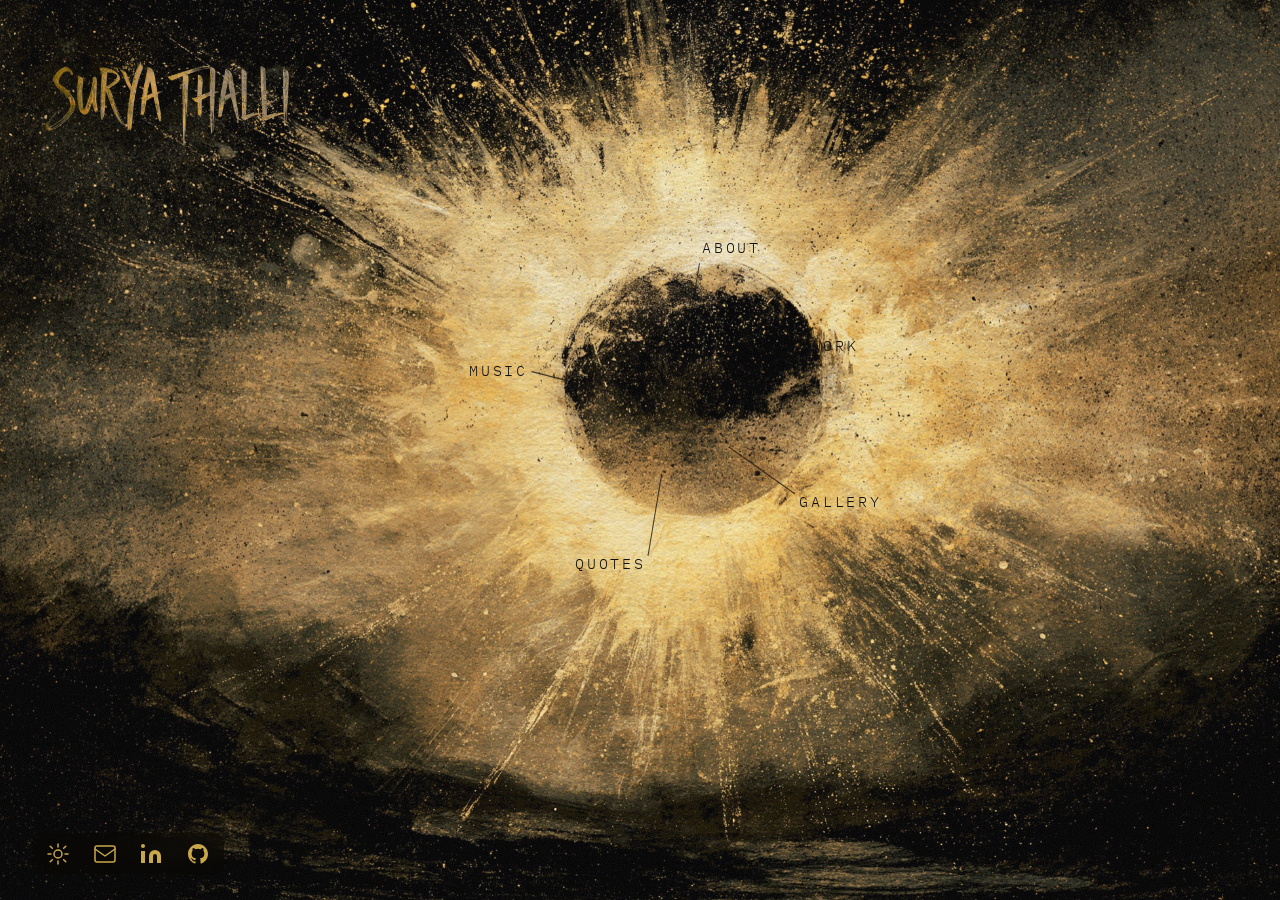
<file: index.html>
<!DOCTYPE html>
<html lang="en">
<head>
  <meta charset="UTF-8">
  <meta name="viewport" content="width=device-width, initial-scale=1.0">
  <meta name="description" content="Surya Thalli — product designer">
  <title>Surya Thalli</title>
  <link rel="icon" href="favicon.svg" type="image/svg+xml">
  <meta property="og:type"        content="website">
  <meta property="og:title"       content="Surya Thalli">
  <meta property="og:description" content="Analyst, musician, photographer.">
  <meta property="og:image"       content="sun.jpg"><!-- replace with absolute URL on deploy e.g. https://yourdomain.com/sun.jpg -->
  <meta name="twitter:card"       content="summary_large_image">

  <!-- Google Fonts -->
  <link rel="preconnect" href="https://fonts.googleapis.com">
  <link rel="preconnect" href="https://fonts.gstatic.com" crossorigin>
  <link href="https://fonts.googleapis.com/css2?family=Cormorant+Garamond:wght@300;400&family=IBM+Plex+Mono:wght@300&display=swap" rel="stylesheet">

  <link rel="stylesheet" href="style.css">
</head>
<body>

  <main class="hero">

    <!-- Background image in its own div so we can animate it independently -->
    <div class="hero-bg"></div>

    <!--
      Ray navigation — SVG overlay that covers the full viewport.

      Coordinate system: viewBox is centered at (0,0), which maps to
      the middle of the screen (and the middle of the sun image).
      Each ray is an <a> tag containing:
        - a <line> from near the orb outward along a ray
        - a <text> label at the far end

      Angles (degrees from 12 o'clock, clockwise):
        About   ~  20°  upper-right
        Work    ~  75°  right
        Gallery ~ 135°  lower-right
        Quotes  ~ 200°  lower-left
        Music   ~ 295°  upper-left

      These are deliberately uneven — not a pie chart.
    -->
    <svg class="ray-nav"
         viewBox="-525 -303 1000 666"
         preserveAspectRatio="xMidYMid slice"
         role="navigation"
         aria-label="Site navigation">

      <!-- About — upper right -->
      <a href="about.html" class="ray-link">
        <line x1="9"   y1="-48"  x2="19"  y2="-108"/>
        <text x="21"  y="-116" font-size="11" letter-spacing="2">ABOUT</text>
      </a>

      <!-- Work — right -->
      <a href="work.html" class="ray-link">
        <line x1="45"  y1="-21"  x2="98"  y2="-47"/>
        <text x="102" y="-43"  font-size="11" letter-spacing="2">WORK</text>
      </a>

      <!-- Gallery — lower right -->
      <a href="gallery.html" class="ray-link">
        <line x1="41"  y1="28"   x2="89"  y2="62"/>
        <text x="93"  y="72"   font-size="11" letter-spacing="2">GALLERY</text>
      </a>

      <!-- Quotes — lower left -->
      <a href="quotes.html" class="ray-link">
        <line x1="-9"  y1="48"   x2="-19" y2="108"/>
        <text x="-21" y="118"  font-size="11" letter-spacing="2" text-anchor="end">QUOTES</text>
      </a>

      <!-- Music — upper left -->
      <a href="music.html" class="ray-link">
        <line x1="-47" y1="-13"  x2="-105" y2="-28"/>
        <text x="-108" y="-25" font-size="11" letter-spacing="2" text-anchor="end">MUSIC</text>
      </a>

    </svg>

    <!-- Name — painted image, top left, links back to home -->
    <div class="name-core">
      <a href="index.html">
        <img src="name_transparent.png" alt="Surya Thalli" class="name-img">
      </a>
    </div>

  </main>

  <!--
    Mobile nav — hidden on desktop, shown on small/touch screens.
    The radial SVG concept is desktop-only; this replaces it simply.
  -->
  <nav class="mobile-nav" aria-label="Site navigation">
    <a href="about.html">About</a>
    <a href="work.html">Work</a>
    <a href="gallery.html">Gallery</a>
    <a href="quotes.html">Quotes</a>
    <a href="music.html">Music</a>
  </nav>

  <footer class="contact-bar">
    <a href="index.html" aria-label="Home">
      <svg viewBox="0 0 24 24" fill="none" stroke="currentColor" stroke-width="1.5" stroke-linecap="round"><circle cx="12" cy="12" r="4"/><line x1="12" y1="2" x2="12" y2="5"/><line x1="12" y1="19" x2="12" y2="22"/><line x1="4.22" y1="4.22" x2="6.34" y2="6.34"/><line x1="17.66" y1="17.66" x2="19.78" y2="19.78"/><line x1="2" y1="12" x2="5" y2="12"/><line x1="19" y1="12" x2="22" y2="12"/><line x1="4.22" y1="19.78" x2="6.34" y2="17.66"/><line x1="17.66" y1="6.34" x2="19.78" y2="4.22"/></svg>
    </a>
    <a href="mailto:suryathalli@gmail.com" aria-label="Contact">
      <svg viewBox="0 0 24 24" fill="none" stroke="currentColor" stroke-width="1.5" stroke-linecap="round" stroke-linejoin="round"><rect x="2" y="4" width="20" height="16" rx="2"/><path d="m2 7 10 7 10-7"/></svg>
    </a>
    <a href="https://linkedin.com/in/sthalli/?skipRedirect=true" target="_blank" rel="noopener" aria-label="LinkedIn">
      <svg viewBox="0 0 24 24" fill="currentColor"><path d="M16 8a6 6 0 0 1 6 6v7h-4v-7a2 2 0 0 0-4 0v7h-4v-7a6 6 0 0 1 6-6z"/><rect x="2" y="9" width="4" height="12"/><circle cx="4" cy="4" r="2"/></svg>
    </a>
    <a href="https://github.com/sunnny-21" target="_blank" rel="noopener" aria-label="GitHub">
      <svg viewBox="0 0 24 24" fill="currentColor"><path d="M12 2C6.477 2 2 6.477 2 12c0 4.42 2.865 8.17 6.839 9.49.5.092.682-.217.682-.482 0-.237-.008-.866-.013-1.7-2.782.604-3.369-1.34-3.369-1.34-.454-1.156-1.11-1.464-1.11-1.464-.908-.62.069-.608.069-.608 1.003.07 1.531 1.03 1.531 1.03.892 1.529 2.341 1.087 2.91.832.092-.647.35-1.088.636-1.338-2.22-.253-4.555-1.11-4.555-4.943 0-1.091.39-1.984 1.029-2.683-.103-.253-.446-1.27.098-2.647 0 0 .84-.269 2.75 1.025A9.578 9.578 0 0 1 12 6.836a9.59 9.59 0 0 1 2.504.337c1.909-1.294 2.747-1.025 2.747-1.025.546 1.377.202 2.394.1 2.647.64.699 1.028 1.592 1.028 2.683 0 3.842-2.339 4.687-4.566 4.935.359.309.678.919.678 1.852 0 1.336-.012 2.415-.012 2.741 0 .267.18.578.688.48C19.138 20.167 22 16.418 22 12c0-5.523-4.477-10-10-10z"/></svg>
    </a>
  </footer>

  <script src="transitions.js"></script>
</body>
</html>
</file>
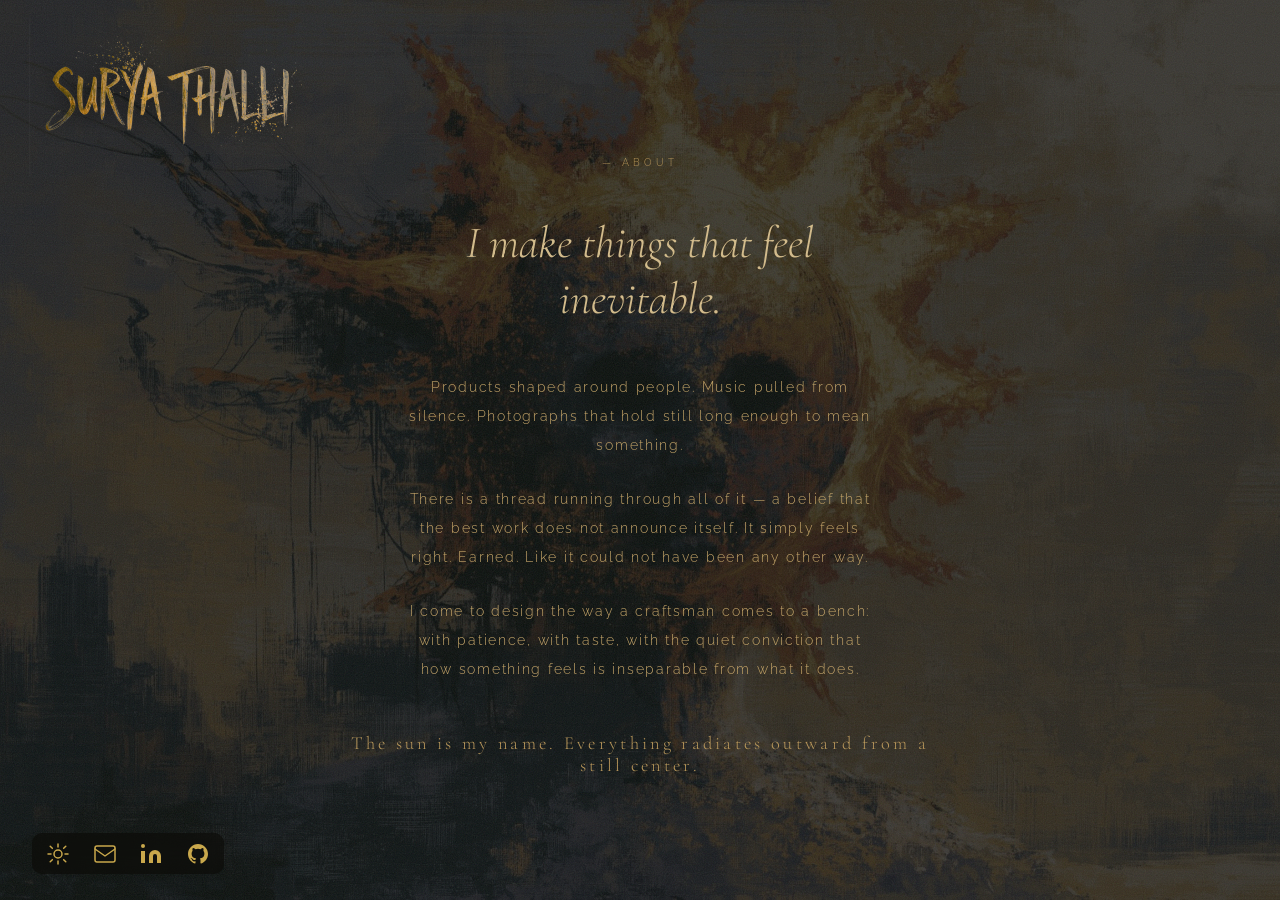
<file: about.html>
<!DOCTYPE html>
<html lang="en">
<head>
  <meta charset="UTF-8">
  <meta name="viewport" content="width=device-width, initial-scale=1.0">
  <title>About — Surya Thalli</title>
  <meta name="description" content="About Surya Thalli — product designer, musician, and photographer.">
  <link rel="icon" href="favicon.svg" type="image/svg+xml">
  <meta property="og:type"        content="website">
  <meta property="og:title"       content="About — Surya Thalli">
  <meta property="og:description" content="About Surya Thalli — analyst, musician, photographer.">
  <meta property="og:image"       content="sun.jpg"><!-- replace with absolute URL on deploy -->
  <meta name="twitter:card"       content="summary_large_image">
  <link rel="preconnect" href="https://fonts.googleapis.com">
  <link rel="preconnect" href="https://fonts.gstatic.com" crossorigin>
  <link href="https://fonts.googleapis.com/css2?family=Raleway:wght@300;400&family=Cormorant+Garamond:ital,wght@0,300;1,300&display=swap" rel="stylesheet">
  <link rel="stylesheet" href="pages.css">
  <style>
    /* aboutme.jpg — bright blue/orange sun. Heavy overlay to pull it into the dark palette. */
    :root {
      --bg-image: url('aboutme.jpg');
      --overlay: 0.78;
    }

    .about {
      position: relative;
      z-index: 5;
      display: flex;
      flex-direction: column;
      justify-content: center;
      align-items: center;
      text-align: center;
      min-height: 100vh;
      padding: 8rem 10vw 6rem;
      max-width: 860px;
      margin: 0 auto;
    }

    .about-label {
      font-family: var(--font-arch);
      font-weight: 300;
      font-size: 0.65rem;
      letter-spacing: 0.38em;
      text-transform: uppercase;
      color: #b89556;
      margin-bottom: 3rem;
    }

    .about-lead {
      font-family: 'Cormorant Garamond', serif;
      font-weight: 300;
      font-style: italic;
      font-size: clamp(1.6rem, 3.5vw, 2.8rem);
      color: #d4bc8a;
      line-height: 1.25;
      margin-bottom: 2.8rem;
      max-width: 26ch;
    }

    .about-body {
      display: flex;
      flex-direction: column;
      gap: 1.6rem;
    }

    .about-body p {
      font-family: var(--font-arch);
      font-weight: 300;
      font-size: clamp(0.75rem, 1.2vw, 0.9rem);
      letter-spacing: 0.12em;
      line-height: 2;
      color: #c3a264;
      max-width: 52ch;
    }

    .about-close {
      font-family: 'Cormorant Garamond', serif;
      font-weight: 300;
      font-size: clamp(0.9rem, 1.5vw, 1.15rem);
      letter-spacing: 0.18em;
      color: #b89556;
      margin-top: 3rem;
    }

    @media (max-width: 767px) {
      .about-label  { font-weight: 400; font-size: 0.78rem; }
      .about-body p { font-weight: 400; font-size: 0.85rem; }
      .about-close  { font-weight: 400; }
      .about-lead   { font-size: clamp(1.4rem, 5vw, 2rem); }
    }
  </style>
</head>
<body>

  <div class="bg"></div>

  <a href="index.html" class="back-home" aria-label="Return home">
    <img src="name_transparent.png" alt="Surya Thalli">
  </a>

  <main class="about">

    <p class="about-label">— About</p>

    <h1 class="about-lead">
      I make things that feel inevitable.
    </h1>

    <div class="about-body">
      <p>
        Products shaped around people. Music pulled from silence.
        Photographs that hold still long enough to mean something.
      </p>
      <p>
        There is a thread running through all of it — a belief that
        the best work does not announce itself. It simply feels right.
        Earned. Like it could not have been any other way.
      </p>
      <p>
        I come to design the way a craftsman comes to a bench:
        with patience, with taste, with the quiet conviction
        that how something feels is inseparable from what it does.
      </p>
    </div>

    <p class="about-close">The sun is my name. Everything radiates outward from a still center.</p>

  </main>

  <footer class="contact-bar">
    <a href="index.html" aria-label="Home">
      <svg viewBox="0 0 24 24" fill="none" stroke="currentColor" stroke-width="1.5" stroke-linecap="round"><circle cx="12" cy="12" r="4"/><line x1="12" y1="2" x2="12" y2="5"/><line x1="12" y1="19" x2="12" y2="22"/><line x1="4.22" y1="4.22" x2="6.34" y2="6.34"/><line x1="17.66" y1="17.66" x2="19.78" y2="19.78"/><line x1="2" y1="12" x2="5" y2="12"/><line x1="19" y1="12" x2="22" y2="12"/><line x1="4.22" y1="19.78" x2="6.34" y2="17.66"/><line x1="17.66" y1="6.34" x2="19.78" y2="4.22"/></svg>
    </a>
    <a href="mailto:suryathalli@gmail.com" aria-label="Contact">
      <svg viewBox="0 0 24 24" fill="none" stroke="currentColor" stroke-width="1.5" stroke-linecap="round" stroke-linejoin="round"><rect x="2" y="4" width="20" height="16" rx="2"/><path d="m2 7 10 7 10-7"/></svg>
    </a>
    <a href="https://linkedin.com/in/sthalli/?skipRedirect=true" target="_blank" rel="noopener" aria-label="LinkedIn">
      <svg viewBox="0 0 24 24" fill="currentColor"><path d="M16 8a6 6 0 0 1 6 6v7h-4v-7a2 2 0 0 0-4 0v7h-4v-7a6 6 0 0 1 6-6z"/><rect x="2" y="9" width="4" height="12"/><circle cx="4" cy="4" r="2"/></svg>
    </a>
    <a href="https://github.com/sunnny-21" target="_blank" rel="noopener" aria-label="GitHub">
      <svg viewBox="0 0 24 24" fill="currentColor"><path d="M12 2C6.477 2 2 6.477 2 12c0 4.42 2.865 8.17 6.839 9.49.5.092.682-.217.682-.482 0-.237-.008-.866-.013-1.7-2.782.604-3.369-1.34-3.369-1.34-.454-1.156-1.11-1.464-1.11-1.464-.908-.62.069-.608.069-.608 1.003.07 1.531 1.03 1.531 1.03.892 1.529 2.341 1.087 2.91.832.092-.647.35-1.088.636-1.338-2.22-.253-4.555-1.11-4.555-4.943 0-1.091.39-1.984 1.029-2.683-.103-.253-.446-1.27.098-2.647 0 0 .84-.269 2.75 1.025A9.578 9.578 0 0 1 12 6.836a9.59 9.59 0 0 1 2.504.337c1.909-1.294 2.747-1.025 2.747-1.025.546 1.377.202 2.394.1 2.647.64.699 1.028 1.592 1.028 2.683 0 3.842-2.339 4.687-4.566 4.935.359.309.678.919.678 1.852 0 1.336-.012 2.415-.012 2.741 0 .267.18.578.688.48C19.138 20.167 22 16.418 22 12c0-5.523-4.477-10-10-10z"/></svg>
    </a>
  </footer>

  <script src="transitions.js"></script>
</body>
</html>
</file>
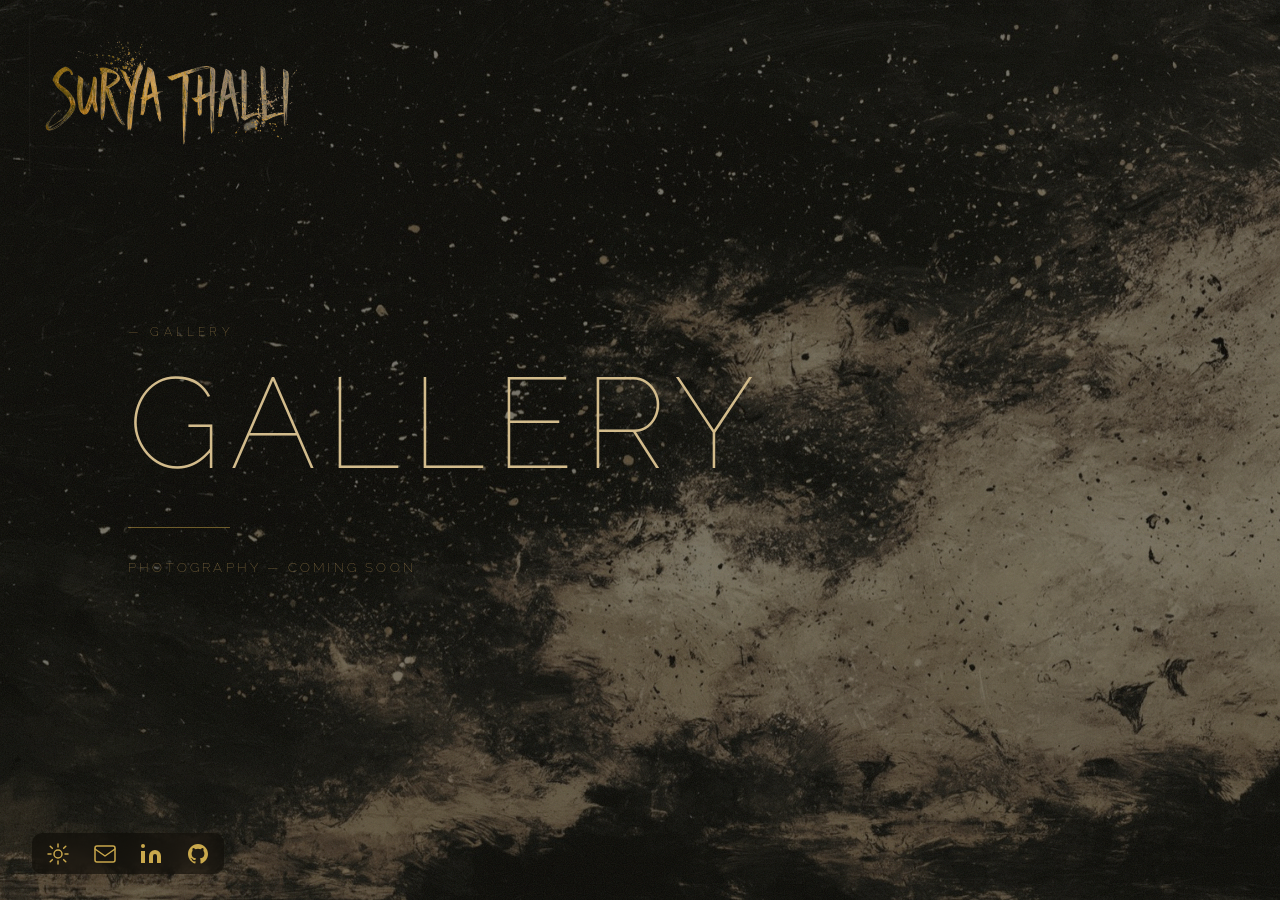
<file: gallery.html>
<!DOCTYPE html>
<html lang="en">
<head>
  <meta charset="UTF-8">
  <meta name="viewport" content="width=device-width, initial-scale=1.0">
  <title>Gallery — Surya Thalli</title>
  <meta name="description" content="Photography by Surya Thalli.">
  <link rel="icon" href="favicon.svg" type="image/svg+xml">
  <meta property="og:type"        content="website">
  <meta property="og:title"       content="Gallery — Surya Thalli">
  <meta property="og:description" content="Photography by Surya Thalli.">
  <meta property="og:image"       content="sun.jpg"><!-- replace with absolute URL on deploy -->
  <meta name="twitter:card"       content="summary_large_image">
  <link rel="preconnect" href="https://fonts.googleapis.com">
  <link rel="preconnect" href="https://fonts.gstatic.com" crossorigin>
  <link href="https://fonts.googleapis.com/css2?family=Raleway:wght@300;400&family=Cormorant+Garamond:wght@300&display=swap" rel="stylesheet">
  <link rel="stylesheet" href="pages.css">
  <style>
    /* background4 — dark textured monochrome with cream dust. Already very dark. */
    :root {
      --bg-image: url('background4.jpg');
      --overlay: 0.55;
    }
    .page-label { color: #b89556; }
    .page-title { color: #d4bc8a; }
    .page-note  { color: #b89556; }
  </style>
</head>
<body>

  <div class="bg"></div>

  <a href="index.html" class="back-home" aria-label="Return home">
    <img src="name_transparent.png" alt="Surya Thalli">
  </a>

  <main class="page">
    <p class="page-label">— Gallery</p>
    <h1 class="page-title">Gallery</h1>
    <div class="page-rule"></div>
    <p class="page-note">Photography — coming soon</p>
  </main>

  <footer class="contact-bar">
    <a href="index.html" aria-label="Home">
      <svg viewBox="0 0 24 24" fill="none" stroke="currentColor" stroke-width="1.5" stroke-linecap="round"><circle cx="12" cy="12" r="4"/><line x1="12" y1="2" x2="12" y2="5"/><line x1="12" y1="19" x2="12" y2="22"/><line x1="4.22" y1="4.22" x2="6.34" y2="6.34"/><line x1="17.66" y1="17.66" x2="19.78" y2="19.78"/><line x1="2" y1="12" x2="5" y2="12"/><line x1="19" y1="12" x2="22" y2="12"/><line x1="4.22" y1="19.78" x2="6.34" y2="17.66"/><line x1="17.66" y1="6.34" x2="19.78" y2="4.22"/></svg>
    </a>
    <a href="mailto:suryathalli@gmail.com" aria-label="Contact">
      <svg viewBox="0 0 24 24" fill="none" stroke="currentColor" stroke-width="1.5" stroke-linecap="round" stroke-linejoin="round"><rect x="2" y="4" width="20" height="16" rx="2"/><path d="m2 7 10 7 10-7"/></svg>
    </a>
    <a href="https://linkedin.com/in/sthalli/?skipRedirect=true" target="_blank" rel="noopener" aria-label="LinkedIn">
      <svg viewBox="0 0 24 24" fill="currentColor"><path d="M16 8a6 6 0 0 1 6 6v7h-4v-7a2 2 0 0 0-4 0v7h-4v-7a6 6 0 0 1 6-6z"/><rect x="2" y="9" width="4" height="12"/><circle cx="4" cy="4" r="2"/></svg>
    </a>
    <a href="https://github.com/sunnny-21" target="_blank" rel="noopener" aria-label="GitHub">
      <svg viewBox="0 0 24 24" fill="currentColor"><path d="M12 2C6.477 2 2 6.477 2 12c0 4.42 2.865 8.17 6.839 9.49.5.092.682-.217.682-.482 0-.237-.008-.866-.013-1.7-2.782.604-3.369-1.34-3.369-1.34-.454-1.156-1.11-1.464-1.11-1.464-.908-.62.069-.608.069-.608 1.003.07 1.531 1.03 1.531 1.03.892 1.529 2.341 1.087 2.91.832.092-.647.35-1.088.636-1.338-2.22-.253-4.555-1.11-4.555-4.943 0-1.091.39-1.984 1.029-2.683-.103-.253-.446-1.27.098-2.647 0 0 .84-.269 2.75 1.025A9.578 9.578 0 0 1 12 6.836a9.59 9.59 0 0 1 2.504.337c1.909-1.294 2.747-1.025 2.747-1.025.546 1.377.202 2.394.1 2.647.64.699 1.028 1.592 1.028 2.683 0 3.842-2.339 4.687-4.566 4.935.359.309.678.919.678 1.852 0 1.336-.012 2.415-.012 2.741 0 .267.18.578.688.48C19.138 20.167 22 16.418 22 12c0-5.523-4.477-10-10-10z"/></svg>
    </a>
  </footer>

  <script src="transitions.js"></script>
</body>
</html>
</file>
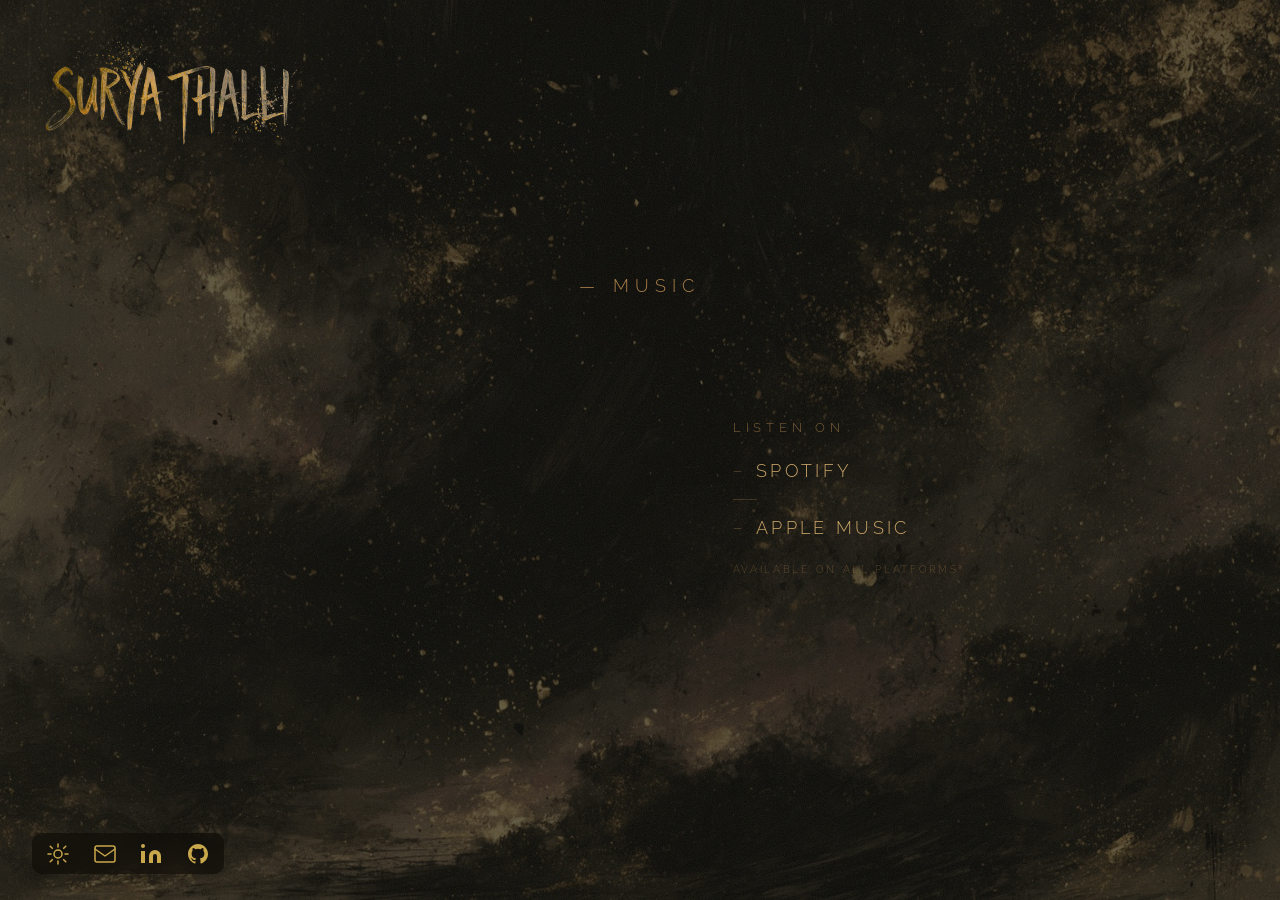
<file: music.html>
<!DOCTYPE html>
<html lang="en">
<head>
  <meta charset="UTF-8">
  <meta name="viewport" content="width=device-width, initial-scale=1.0">
  <title>Music — Surya Thalli</title>
  <meta name="description" content="Music made and loved by Surya Thalli.">
  <link rel="icon" href="favicon.svg" type="image/svg+xml">
  <meta property="og:type"        content="website">
  <meta property="og:title"       content="Music — Surya Thalli">
  <meta property="og:description" content="Music made and loved by Surya Thalli.">
  <meta property="og:image"       content="sun.jpg"><!-- replace with absolute URL on deploy -->
  <meta name="twitter:card"       content="summary_large_image">
  <link rel="preconnect" href="https://fonts.googleapis.com">
  <link rel="preconnect" href="https://fonts.gstatic.com" crossorigin>
  <link href="https://fonts.googleapis.com/css2?family=Raleway:wght@300;400&family=Cormorant+Garamond:ital,wght@1,300&display=swap" rel="stylesheet">
  <link rel="stylesheet" href="pages.css">
  <style>
    :root {
      --bg-image: url('background2.jpg');
      --overlay: 0.65;
    }

    .page {
      justify-content: center;
      align-items: center;
      padding-top: 7rem;
      padding-bottom: 4rem;
    }

    .page-label { color: #a87c45; font-size: 1.1rem; font-weight: 300; margin-bottom: 1.6rem; }

    /* Player + links side by side */
    .player-area {
      display: flex;
      align-items: center;
      gap: clamp(2rem, 4vw, 4rem);
    }

    .player-wrap {
      flex-shrink: 0;
      width: clamp(260px, 30vw, 360px);
    }

    /* Right column — streaming links */
    .player-links {
      display: flex;
      flex-direction: column;
      gap: 0.25rem;
    }

    .links-label {
      font-family: var(--font-arch);
      font-weight: 300;
      font-size: 0.8rem;
      letter-spacing: 0.38em;
      text-transform: uppercase;
      color: rgba(168, 124, 69, 0.7);
      margin-bottom: 1rem;
    }

    .player-links a {
      font-family: var(--font-arch);
      font-weight: 300;
      font-size: 1.15rem;
      letter-spacing: 0.18em;
      text-transform: uppercase;
      color: #c9a264;
      text-decoration: none;
      display: flex;
      align-items: center;
      gap: 0.7rem;
      padding: 0.35rem 0;
      transition: color 0.3s ease;
    }

    .player-links a::before {
      content: '—';
      font-size: 0.6rem;
      opacity: 0.55;
      flex-shrink: 0;
    }

    .player-links a:hover,
    .player-links a:focus {
      color: #e2c98a;
    }

    .links-rule {
      width: 24px;
      height: 1px;
      background: rgba(168, 124, 69, 0.3);
      margin: 0.5rem 0;
    }

    .links-note {
      font-family: var(--font-arch);
      font-weight: 300;
      font-size: 0.6rem;
      letter-spacing: 0.28em;
      text-transform: uppercase;
      color: rgba(168, 124, 69, 0.45);
      margin-top: 1rem;
    }

    /* Mobile: stack vertically */
    @media (max-width: 767px) {
      .player-area {
        flex-direction: column;
        align-items: flex-start;
        gap: 2rem;
      }

      .player-wrap {
        width: min(340px, 82vw);
      }
    }
  </style>
</head>
<body>

  <div class="bg"></div>

  <a href="index.html" class="back-home" aria-label="Return home">
    <img src="name_transparent.png" alt="Surya Thalli">
  </a>

  <main class="page">

    <p class="page-label">— Music</p>

    <div class="player-area">

      <div class="player-wrap">
        <iframe
          src="https://open.spotify.com/embed/artist/09hkLWqFhxpWqOJdRNXgor?utm_source=generator&theme=0"
          width="100%" height="352" frameborder="0"
          allow="autoplay; clipboard-write; encrypted-media; fullscreen; picture-in-picture"
          style="border-radius:10px; display:block;">
        </iframe>
      </div>

      <!-- Streaming links — to add more, duplicate an <a> + <div class="links-rule"> -->
      <nav class="player-links" aria-label="Streaming services">
        <p class="links-label">Listen on</p>
        <a href="https://open.spotify.com/artist/09hkLWqFhxpWqOJdRNXgor" target="_blank" rel="noopener">Spotify</a>
        <div class="links-rule"></div>
        <a href="https://music.apple.com/us/artist/surya-thalli/1672905523" target="_blank" rel="noopener">Apple Music</a>
        <p class="links-note">Available on all platforms</p>
      </nav>

    </div>

  </main>

  <footer class="contact-bar">
    <a href="index.html" aria-label="Home">
      <svg viewBox="0 0 24 24" fill="none" stroke="currentColor" stroke-width="1.5" stroke-linecap="round"><circle cx="12" cy="12" r="4"/><line x1="12" y1="2" x2="12" y2="5"/><line x1="12" y1="19" x2="12" y2="22"/><line x1="4.22" y1="4.22" x2="6.34" y2="6.34"/><line x1="17.66" y1="17.66" x2="19.78" y2="19.78"/><line x1="2" y1="12" x2="5" y2="12"/><line x1="19" y1="12" x2="22" y2="12"/><line x1="4.22" y1="19.78" x2="6.34" y2="17.66"/><line x1="17.66" y1="6.34" x2="19.78" y2="4.22"/></svg>
    </a>
    <a href="mailto:suryathalli@gmail.com" aria-label="Contact">
      <svg viewBox="0 0 24 24" fill="none" stroke="currentColor" stroke-width="1.5" stroke-linecap="round" stroke-linejoin="round"><rect x="2" y="4" width="20" height="16" rx="2"/><path d="m2 7 10 7 10-7"/></svg>
    </a>
    <a href="https://linkedin.com/in/sthalli/?skipRedirect=true" target="_blank" rel="noopener" aria-label="LinkedIn">
      <svg viewBox="0 0 24 24" fill="currentColor"><path d="M16 8a6 6 0 0 1 6 6v7h-4v-7a2 2 0 0 0-4 0v7h-4v-7a6 6 0 0 1 6-6z"/><rect x="2" y="9" width="4" height="12"/><circle cx="4" cy="4" r="2"/></svg>
    </a>
    <a href="https://github.com/sunnny-21" target="_blank" rel="noopener" aria-label="GitHub">
      <svg viewBox="0 0 24 24" fill="currentColor"><path d="M12 2C6.477 2 2 6.477 2 12c0 4.42 2.865 8.17 6.839 9.49.5.092.682-.217.682-.482 0-.237-.008-.866-.013-1.7-2.782.604-3.369-1.34-3.369-1.34-.454-1.156-1.11-1.464-1.11-1.464-.908-.62.069-.608.069-.608 1.003.07 1.531 1.03 1.531 1.03.892 1.529 2.341 1.087 2.91.832.092-.647.35-1.088.636-1.338-2.22-.253-4.555-1.11-4.555-4.943 0-1.091.39-1.984 1.029-2.683-.103-.253-.446-1.27.098-2.647 0 0 .84-.269 2.75 1.025A9.578 9.578 0 0 1 12 6.836a9.59 9.59 0 0 1 2.504.337c1.909-1.294 2.747-1.025 2.747-1.025.546 1.377.202 2.394.1 2.647.64.699 1.028 1.592 1.028 2.683 0 3.842-2.339 4.687-4.566 4.935.359.309.678.919.678 1.852 0 1.336-.012 2.415-.012 2.741 0 .267.18.578.688.48C19.138 20.167 22 16.418 22 12c0-5.523-4.477-10-10-10z"/></svg>
    </a>
  </footer>

  <script src="transitions.js"></script>
</body>
</html>
</file>
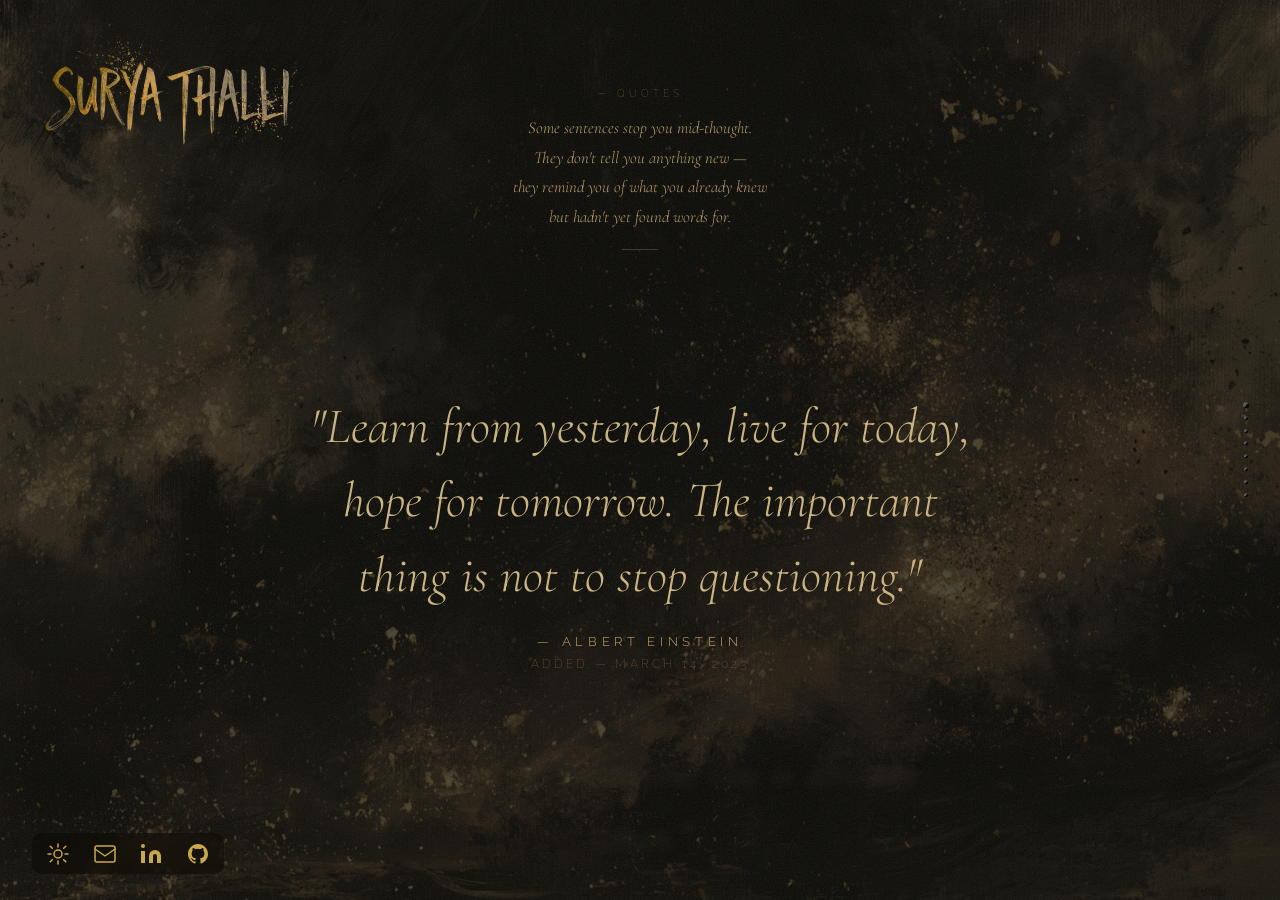
<file: quotes.html>
<!DOCTYPE html>
<html lang="en">
<head>
  <meta charset="UTF-8">
  <meta name="viewport" content="width=device-width, initial-scale=1.0">
  <title>Quotes — Surya Thalli</title>
  <meta name="description" content="A collection of quotes that stayed with Surya Thalli.">
  <link rel="icon" href="favicon.svg" type="image/svg+xml">
  <meta property="og:type"        content="website">
  <meta property="og:title"       content="Quotes — Surya Thalli">
  <meta property="og:description" content="A collection of quotes that stayed with Surya Thalli.">
  <meta property="og:image"       content="sun.jpg"><!-- replace with absolute URL on deploy -->
  <meta name="twitter:card"       content="summary_large_image">
  <link rel="preconnect" href="https://fonts.googleapis.com">
  <link rel="preconnect" href="https://fonts.gstatic.com" crossorigin>
  <link href="https://fonts.googleapis.com/css2?family=Raleway:wght@300;400&family=Cormorant+Garamond:ital,wght@0,300;1,300&display=swap" rel="stylesheet">
  <link rel="stylesheet" href="pages.css">
  <style>
    :root {
      --bg-image: url('background1.jpg');
      --overlay: 0.75;
    }

    html, body {
      overflow: hidden;
      height: 100%;
    }

    /* Static intro — pinned top, above the wheel */
    .quotes-intro {
      position: fixed;
      top: 0;
      left: 0;
      right: 0;
      z-index: 10;
      padding: 5.5rem 10vw 1.8rem;
      display: flex;
      flex-direction: column;
      align-items: center;
      text-align: center;
      gap: 0.9rem;
      pointer-events: none;
    }

    .intro-label {
      font-family: var(--font-arch);
      font-weight: 100;
      font-size: 0.6rem;
      letter-spacing: 0.42em;
      text-transform: uppercase;
      color: #a87c45;
    }

    .intro-text {
      font-family: 'Cormorant Garamond', serif;
      font-weight: 300;
      font-style: italic;
      font-size: clamp(0.85rem, 1.6vw, 1.05rem);
      color: #b89a6a;
      line-height: 1.75;
    }

    .intro-rule {
      width: 36px;
      height: 1px;
      background: rgba(168, 124, 69, 0.35);
      margin-top: 0.2rem;
    }

    /* Wheel container — sits below the intro */
    .wheel {
      position: fixed;
      top: 0;
      bottom: 0;
      left: 0;
      right: 0;
      z-index: 5;
      display: flex;
      align-items: center;
      justify-content: center;
      overflow: hidden;
      /* Push the center point down slightly to account for intro header */
      padding-top: 10rem;
    }

    /* Track holds all items, centered in the wheel.
       Must have an explicit height so flexbox knows where to center it. */
    .wheel-track {
      position: relative;
      width: 100%;
      height: 240px;
      display: flex;
      flex-direction: column;
      align-items: center;
    }

    /* Each quote item — fixed height so spacing is always consistent */
    .quote-item {
      position: absolute;
      width: min(680px, 82vw);
      height: 240px;
      display: flex;
      flex-direction: column;
      align-items: center;
      justify-content: center;
      text-align: center;
      transition:
        transform 0.55s cubic-bezier(0.16, 1, 0.3, 1),
        opacity   0.55s ease,
        filter    0.55s ease;
      will-change: transform, opacity, filter;
      cursor: default;
      user-select: none;
    }


    /* Quote text — large when active */
    .quote-text {
      font-family: 'Cormorant Garamond', serif;
      font-weight: 300;
      font-style: italic;
      font-size: clamp(1.75rem, 4.2vw, 3.1rem);
      color: #ccb47f;
      line-height: 1.5;
      margin-bottom: 1.4rem;
    }

    .quote-attr {
      font-family: var(--font-arch);
      font-weight: 300;
      font-size: 0.83rem;
      letter-spacing: 0.35em;
      text-transform: uppercase;
      color: #c9a264;
      margin-bottom: 0.5rem;
    }

    .quote-date {
      font-family: var(--font-arch);
      font-weight: 100;
      font-size: 0.72rem;
      letter-spacing: 0.28em;
      text-transform: uppercase;
      color: rgba(201, 162, 100, 0.7);
    }

    /* Nav dots — right edge */
    .wheel-dots {
      position: fixed;
      right: 2rem;
      top: 50%;
      transform: translateY(-50%);
      z-index: 20;
      display: flex;
      flex-direction: column;
      gap: 0.55rem;
    }

    .dot {
      width: 4px;
      height: 4px;
      border-radius: 50%;
      background: rgba(168, 124, 69, 0.3);
      cursor: pointer;
      transition: background 0.3s ease, transform 0.3s ease;
    }

    .dot.active {
      background: #a87c45;
      transform: scale(1.5);
    }

    /* Scroll hint — fades out after first interaction */
    .scroll-hint {
      position: fixed;
      bottom: 5rem;
      left: 50%;
      transform: translateX(-50%);
      z-index: 20;
      font-family: var(--font-arch);
      font-weight: 100;
      font-size: 0.5rem;
      letter-spacing: 0.35em;
      text-transform: uppercase;
      color: rgba(168, 124, 69, 0.4);
      transition: opacity 0.6s ease;
    }

    .scroll-hint.hidden {
      opacity: 0;
      pointer-events: none;
    }

    /* Arrow blink */
    .scroll-hint span {
      display: block;
      text-align: center;
      animation: blink 2s ease-in-out infinite;
    }

    @keyframes blink {
      0%, 100% { opacity: 0.4; }
      50%       { opacity: 1; }
    }

    /* Respect the OS "reduce motion" setting */
    @media (prefers-reduced-motion: reduce) {
      .scroll-hint span { animation: none; }
      .quote-item { transition: opacity 0.2s ease; }
    }

    @media (max-width: 767px) {
      /* Push intro down so it clears the name image */
      .quotes-intro { padding-top: 8.5rem; }
      /* Boost font weights for readability */
      .intro-label  { font-weight: 400; }
      .intro-text   { font-weight: 400; font-size: 0.95rem; }
      .quote-text   { font-size: clamp(1.4rem, 5.5vw, 2.2rem); }
      .quote-attr   { font-weight: 400; }
      .quote-date   { font-weight: 400; }
    }
  </style>
</head>
<body>

  <div class="bg"></div>

  <a href="index.html" class="back-home" aria-label="Return home">
    <img src="name_transparent.png" alt="Surya Thalli">
  </a>

  <!-- Static intro header -->
  <div class="quotes-intro">
    <p class="intro-label">— Quotes</p>
    <p class="intro-text">
      Some sentences stop you mid-thought.<br>
      They don't tell you anything new —<br>
      they remind you of what you already knew<br>
      but hadn't yet found words for.
    </p>
    <div class="intro-rule"></div>
  </div>

  <!-- Dot navigation -->
  <nav class="wheel-dots" aria-label="Quote navigation" id="dots"></nav>

  <!-- Scroll hint -->
  <div class="scroll-hint" id="hint">
    <span>↓ scroll</span>
  </div>

  <!-- Wheel -->
  <div class="wheel" id="wheel">
    <div class="wheel-track" id="track">

      <!-- Quotes -->
      <div class="quote-item" data-index="1">
        <p class="quote-text">"Learn from yesterday, live for today, hope for tomorrow. The important thing is not to stop questioning."</p>
        <p class="quote-attr">— Albert Einstein</p>
        <p class="quote-date">Added — March 14, 2023</p>
      </div>

      <div class="quote-item" data-index="2">
        <p class="quote-text">"Be yourself; everyone else is already taken."</p>
        <p class="quote-attr">— Oscar Wilde</p>
        <p class="quote-date">Added — August 7, 2022</p>
      </div>

      <div class="quote-item" data-index="3">
        <p class="quote-text">"The two most important days in your life are the day you are born and the day you find out why."</p>
        <p class="quote-attr">— Mark Twain</p>
        <p class="quote-date">Added — November 22, 2024</p>
      </div>

      <div class="quote-item" data-index="4">
        <p class="quote-text">"If you can do what you do best and be happy, you are further along in life than most people."</p>
        <p class="quote-attr">— Leonardo DiCaprio</p>
        <p class="quote-date">Added — February 14, 2023</p>
      </div>

      <div class="quote-item" data-index="5">
        <p class="quote-text">"The more you know who you are, and what you want, the less you let things upset you."</p>
        <p class="quote-attr">— Bob Harris</p>
        <p class="quote-date">Added — September 9, 2025</p>
      </div>

      <div class="quote-item" data-index="6">
        <p class="quote-text">"Get busy living, or get busy dying."</p>
        <p class="quote-attr">— Andy Dufresne</p>
        <p class="quote-date">Added — October 31, 2022</p>
      </div>

      <div class="quote-item" data-index="7">
        <p class="quote-text">"What you are not changing, you are choosing."</p>
        <p class="quote-attr">— Laurie Buchanan</p>
        <p class="quote-date">Added — April 3, 2024</p>
      </div>

      <div class="quote-item" data-index="8">
        <p class="quote-text">"If your happiness depends on the actions of others, you're at the mercy of things you cannot control."</p>
        <p class="quote-attr">— Epictetus</p>
        <p class="quote-date">Added — January 17, 2026</p>
      </div>

    </div>
  </div>

  <script>
    const items   = document.querySelectorAll('.quote-item');
    const dotsNav = document.getElementById('dots');
    const hint    = document.getElementById('hint');
    const SPACING = 300; // px between items when stacked

    let current   = 0;
    let animating = false;
    let touched   = false;

    // Build dots
    items.forEach((_, i) => {
      const d = document.createElement('button');
      d.className = 'dot';
      d.setAttribute('aria-label', `Quote ${i + 1}`);
      d.addEventListener('click', () => go(i));
      dotsNav.appendChild(d);
    });

    const dots = dotsNav.querySelectorAll('.dot');

    function render() {
      items.forEach((item, i) => {
        const offset    = i - current;
        const absOffset = Math.abs(offset);
        const y         = offset * SPACING;
        const scale     = offset === 0 ? 1 : Math.max(0.65, 1 - absOffset * 0.13);
        const opacity   = offset === 0 ? 1 : Math.max(0.05, 0.25 - absOffset * 0.1);
        const blur      = offset === 0 ? 0 : Math.min(absOffset * 6, 14);

        item.style.transform = `translateY(${y}px) scale(${scale})`;
        item.style.opacity   = opacity;
        item.style.filter    = `blur(${blur}px)`;
        item.classList.toggle('active', offset === 0);
      });

      dots.forEach((d, i) => d.classList.toggle('active', i === current));
    }

    function go(index) {
      if (animating) return;
      index = Math.max(0, Math.min(items.length - 1, index));
      if (index === current) return;

      current   = index;
      animating = true;
      render();

      // Dismiss hint on first move
      if (!touched) {
        touched = true;
        hint.classList.add('hidden');
      }

      setTimeout(() => { animating = false; }, 580);
    }

    // Mouse wheel
    let wheelBuffer = 0;
    window.addEventListener('wheel', (e) => {
      e.preventDefault();
      wheelBuffer += e.deltaY;
      if (Math.abs(wheelBuffer) >= 40) {
        go(current + (wheelBuffer > 0 ? 1 : -1));
        wheelBuffer = 0;
      }
    }, { passive: false });

    // Touch swipe
    let touchStartY = 0;
    window.addEventListener('touchstart', (e) => {
      touchStartY = e.touches[0].clientY;
    }, { passive: true });
    window.addEventListener('touchend', (e) => {
      const delta = touchStartY - e.changedTouches[0].clientY;
      if (Math.abs(delta) > 35) go(current + (delta > 0 ? 1 : -1));
    }, { passive: true });

    // Keyboard
    window.addEventListener('keydown', (e) => {
      if (e.key === 'ArrowDown' || e.key === 'ArrowRight') go(current + 1);
      if (e.key === 'ArrowUp'   || e.key === 'ArrowLeft')  go(current - 1);
    });

    // Initial render
    render();
  </script>

  <footer class="contact-bar">
    <a href="index.html" aria-label="Home">
      <svg viewBox="0 0 24 24" fill="none" stroke="currentColor" stroke-width="1.5" stroke-linecap="round"><circle cx="12" cy="12" r="4"/><line x1="12" y1="2" x2="12" y2="5"/><line x1="12" y1="19" x2="12" y2="22"/><line x1="4.22" y1="4.22" x2="6.34" y2="6.34"/><line x1="17.66" y1="17.66" x2="19.78" y2="19.78"/><line x1="2" y1="12" x2="5" y2="12"/><line x1="19" y1="12" x2="22" y2="12"/><line x1="4.22" y1="19.78" x2="6.34" y2="17.66"/><line x1="17.66" y1="6.34" x2="19.78" y2="4.22"/></svg>
    </a>
    <a href="mailto:suryathalli@gmail.com" aria-label="Contact">
      <svg viewBox="0 0 24 24" fill="none" stroke="currentColor" stroke-width="1.5" stroke-linecap="round" stroke-linejoin="round"><rect x="2" y="4" width="20" height="16" rx="2"/><path d="m2 7 10 7 10-7"/></svg>
    </a>
    <a href="https://linkedin.com/in/sthalli/?skipRedirect=true" target="_blank" rel="noopener" aria-label="LinkedIn">
      <svg viewBox="0 0 24 24" fill="currentColor"><path d="M16 8a6 6 0 0 1 6 6v7h-4v-7a2 2 0 0 0-4 0v7h-4v-7a6 6 0 0 1 6-6z"/><rect x="2" y="9" width="4" height="12"/><circle cx="4" cy="4" r="2"/></svg>
    </a>
    <a href="https://github.com/sunnny-21" target="_blank" rel="noopener" aria-label="GitHub">
      <svg viewBox="0 0 24 24" fill="currentColor"><path d="M12 2C6.477 2 2 6.477 2 12c0 4.42 2.865 8.17 6.839 9.49.5.092.682-.217.682-.482 0-.237-.008-.866-.013-1.7-2.782.604-3.369-1.34-3.369-1.34-.454-1.156-1.11-1.464-1.11-1.464-.908-.62.069-.608.069-.608 1.003.07 1.531 1.03 1.531 1.03.892 1.529 2.341 1.087 2.91.832.092-.647.35-1.088.636-1.338-2.22-.253-4.555-1.11-4.555-4.943 0-1.091.39-1.984 1.029-2.683-.103-.253-.446-1.27.098-2.647 0 0 .84-.269 2.75 1.025A9.578 9.578 0 0 1 12 6.836a9.59 9.59 0 0 1 2.504.337c1.909-1.294 2.747-1.025 2.747-1.025.546 1.377.202 2.394.1 2.647.64.699 1.028 1.592 1.028 2.683 0 3.842-2.339 4.687-4.566 4.935.359.309.678.919.678 1.852 0 1.336-.012 2.415-.012 2.741 0 .267.18.578.688.48C19.138 20.167 22 16.418 22 12c0-5.523-4.477-10-10-10z"/></svg>
    </a>
  </footer>

  <script src="transitions.js"></script>
</body>
</html>
</file>
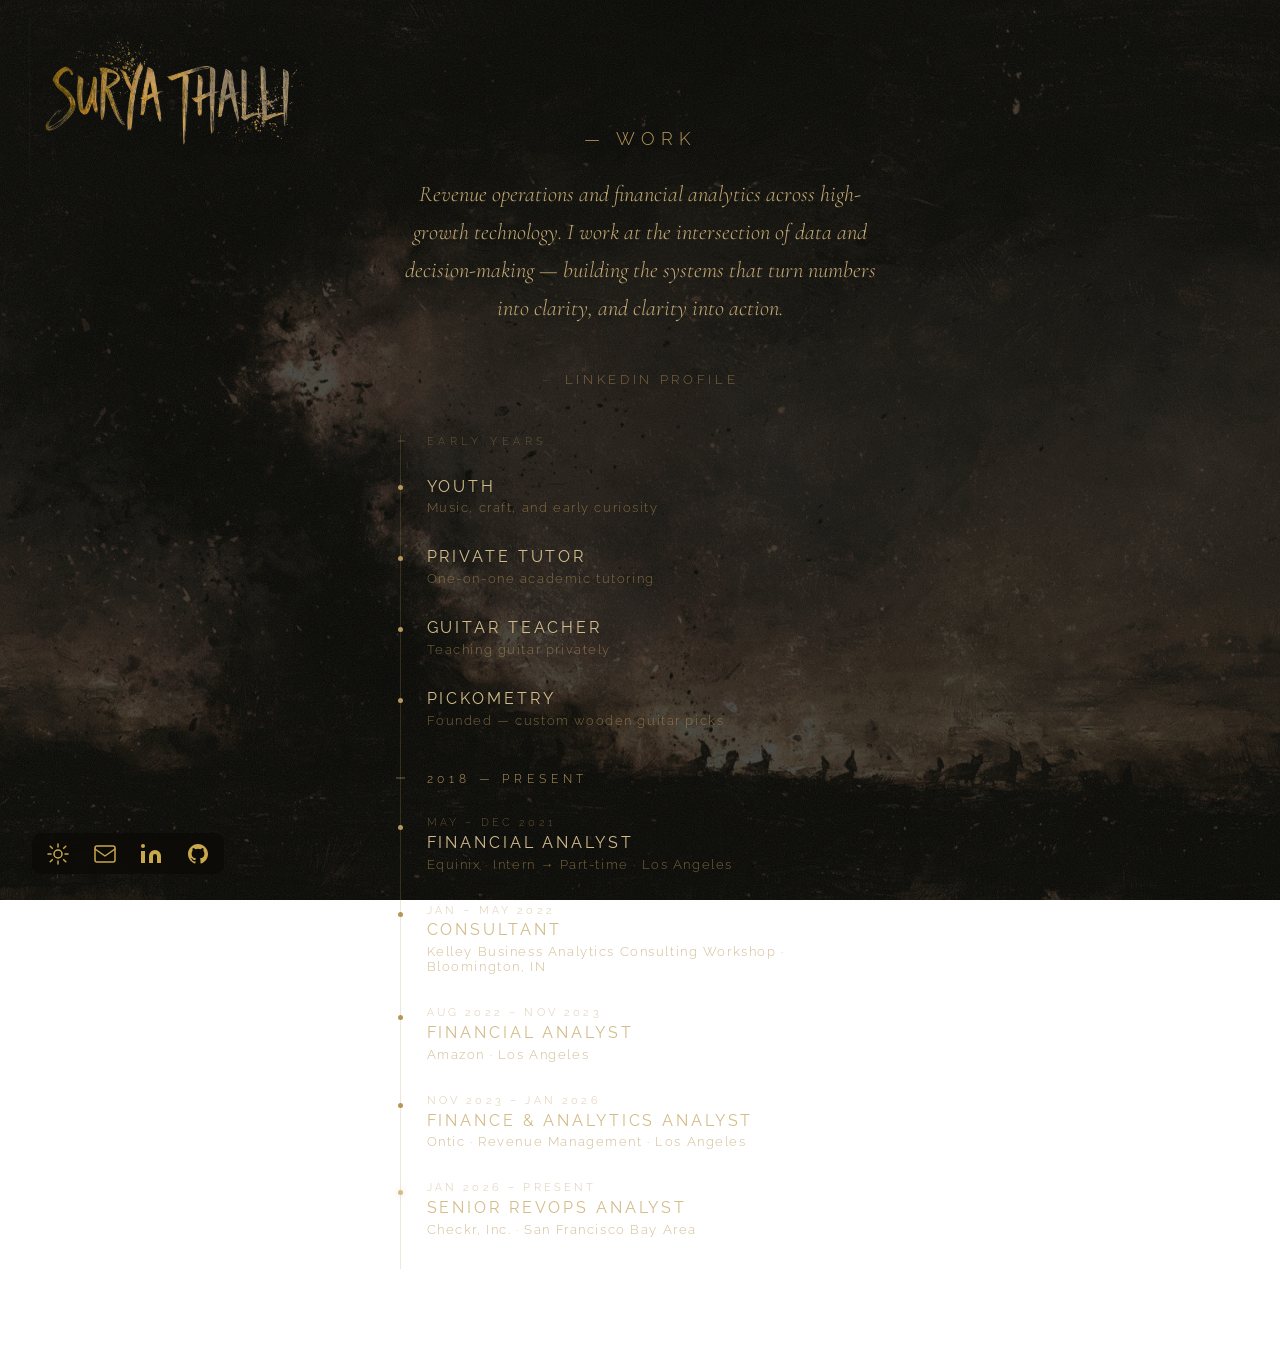
<file: work.html>
<!DOCTYPE html>
<html lang="en">
<head>
  <meta charset="UTF-8">
  <meta name="viewport" content="width=device-width, initial-scale=1.0">
  <title>Work — Surya Thalli</title>
  <meta name="description" content="Work history and experience — Surya Thalli.">
  <link rel="icon" href="favicon.svg" type="image/svg+xml">
  <meta property="og:type"        content="website">
  <meta property="og:title"       content="Work — Surya Thalli">
  <meta property="og:description" content="Revenue operations and financial analytics across high-growth technology.">
  <meta property="og:image"       content="sun.jpg"><!-- replace with absolute URL on deploy -->
  <meta name="twitter:card"       content="summary_large_image">
  <link rel="preconnect" href="https://fonts.googleapis.com">
  <link rel="preconnect" href="https://fonts.gstatic.com" crossorigin>
  <link href="https://fonts.googleapis.com/css2?family=Raleway:wght@300;400&family=Cormorant+Garamond:ital,wght@0,300;1,300&display=swap" rel="stylesheet">
  <link rel="stylesheet" href="pages.css">
  <style>
    :root {
      --bg-image: url('background3.jpg');
      --overlay: 0.74;
    }

    /* Scrollable, centered */
    .page {
      justify-content: flex-start;
      align-items: center;
      height: auto;
      min-height: 100vh;
      padding-top: 8rem;
      padding-bottom: 6rem;
    }

    .page-label { color: #b89556; font-size: 1.1rem; font-weight: 300; margin-bottom: 1.6rem; }

    /* Skillset intro blurb */
    .work-intro {
      font-family: 'Cormorant Garamond', serif;
      font-weight: 300;
      font-style: italic;
      font-size: clamp(1.05rem, 2vw, 1.4rem);
      color: #c3a870;
      line-height: 1.7;
      text-align: center;
      max-width: min(480px, 80vw);
      margin-bottom: 2.8rem;
    }

    /* LinkedIn link */
    .linkedin-link {
      display: inline-flex;
      align-items: center;
      gap: 0.65rem;
      font-family: var(--font-arch);
      font-weight: 300;
      font-size: 0.82rem;
      letter-spacing: 0.28em;
      text-transform: uppercase;
      color: rgba(184, 149, 86, 0.6);
      text-decoration: none;
      margin-bottom: 3rem;
      transition: color 0.3s ease;
    }

    .linkedin-link::before { content: '—'; opacity: 0.5; font-size: 0.6rem; }
    .linkedin-link:hover { color: #d4bc8a; }

    /* ── Timeline ── */
    .timeline {
      position: relative;
      padding-left: 1.6rem;
      border-left: 1px solid rgba(184, 149, 86, 0.22);
      width: min(480px, 80vw);
    }

    /* Era header */
    .tl-era {
      position: relative;
      font-family: var(--font-arch);
      font-weight: 300;
      font-size: 0.68rem;
      letter-spacing: 0.42em;
      text-transform: uppercase;
      color: rgba(184, 149, 86, 0.42);
      margin-bottom: 1.8rem;
    }

    .tl-era::before {
      content: '';
      position: absolute;
      left: calc(-1.6rem - 3px);
      top: 50%;
      transform: translateY(-50%);
      width: 7px;
      height: 1px;
      background: rgba(184, 149, 86, 0.42);
    }

    /* Individual entry */
    .tl-entry {
      position: relative;
      padding-bottom: 2rem;
    }

    /* Dot */
    .tl-entry::before {
      content: '';
      position: absolute;
      left: calc(-1.6rem - 3px);
      top: 0.55rem;
      width: 5px;
      height: 5px;
      border-radius: 50%;
      background: #b89556;
    }

    /* Current role dot — slightly brighter */
    .tl-entry.current::before {
      background: #d4bc8a;
      box-shadow: 0 0 6px rgba(212, 188, 138, 0.5);
    }

    .tl-date {
      font-family: var(--font-arch);
      font-weight: 300;
      font-size: 0.66rem;
      letter-spacing: 0.3em;
      text-transform: uppercase;
      color: rgba(184, 149, 86, 0.48);
      margin-bottom: 0.3rem;
    }

    .tl-title {
      font-family: var(--font-arch);
      font-weight: 400;
      font-size: 1rem;
      letter-spacing: 0.18em;
      text-transform: uppercase;
      color: #d4bc8a;
      margin-bottom: 0.3rem;
    }

    .tl-company {
      font-family: var(--font-arch);
      font-weight: 300;
      font-size: 0.82rem;
      letter-spacing: 0.12em;
      color: rgba(184, 149, 86, 0.62);
    }

    /* Divider between eras */
    .tl-divider {
      position: relative;
      margin: 0.6rem 0 1.8rem;
    }

    .tl-divider::before {
      content: '';
      position: absolute;
      left: calc(-1.6rem - 5px);
      top: 50%;
      transform: translateY(-50%);
      width: 9px;
      height: 1px;
      background: rgba(184, 149, 86, 0.65);
    }

    .tl-divider-label {
      font-family: var(--font-arch);
      font-weight: 300;
      font-size: 0.72rem;
      letter-spacing: 0.42em;
      text-transform: uppercase;
      color: #b89556;
    }

    @media (max-width: 767px) {
      .page-label,
      .work-intro,
      .linkedin-link,
      .tl-era,
      .tl-date,
      .tl-title,
      .tl-company,
      .tl-divider-label { font-weight: 400; }

      .tl-title    { font-size: 1rem; }
      .tl-company  { font-size: 0.85rem; }
      .tl-date     { font-size: 0.7rem; }
      .work-intro  { font-size: clamp(1rem, 3.5vw, 1.2rem); }
    }
  </style>
</head>
<body>

  <div class="bg"></div>

  <a href="index.html" class="back-home" aria-label="Return home">
    <img src="name_transparent.png" alt="Surya Thalli">
  </a>

  <main class="page">

    <p class="page-label">— Work</p>

    <p class="work-intro">
      Revenue operations and financial analytics across high-growth technology.
      I work at the intersection of data and decision-making — building the systems
      that turn numbers into clarity, and clarity into action.
    </p>

    <a href="https://linkedin.com/in/sthalli/?skipRedirect=true" target="_blank" rel="noopener" class="linkedin-link">
      LinkedIn Profile
    </a>

    <div class="timeline">

      <!-- Pre-professional -->
      <p class="tl-era">Early years</p>

      <div class="tl-entry">
        <p class="tl-title">Youth</p>
        <p class="tl-company">Music, craft, and early curiosity</p>
      </div>

      <div class="tl-entry">
        <p class="tl-title">Private Tutor</p>
        <p class="tl-company">One-on-one academic tutoring</p>
      </div>

      <div class="tl-entry">
        <p class="tl-title">Guitar Teacher</p>
        <p class="tl-company">Teaching guitar privately</p>
      </div>

      <div class="tl-entry">
        <p class="tl-title">Pickometry</p>
        <p class="tl-company">Founded — custom wooden guitar picks</p>
      </div>

      <!-- 2018 divider -->
      <div class="tl-divider">
        <span class="tl-divider-label">2018 — Present</span>
      </div>

      <div class="tl-entry">
        <p class="tl-date">May – Dec 2021</p>
        <p class="tl-title">Financial Analyst</p>
        <p class="tl-company">Equinix · Intern → Part-time · Los Angeles</p>
      </div>

      <div class="tl-entry">
        <p class="tl-date">Jan – May 2022</p>
        <p class="tl-title">Consultant</p>
        <p class="tl-company">Kelley Business Analytics Consulting Workshop · Bloomington, IN</p>
      </div>

      <div class="tl-entry">
        <p class="tl-date">Aug 2022 – Nov 2023</p>
        <p class="tl-title">Financial Analyst</p>
        <p class="tl-company">Amazon · Los Angeles</p>
      </div>

      <div class="tl-entry">
        <p class="tl-date">Nov 2023 – Jan 2026</p>
        <p class="tl-title">Finance & Analytics Analyst</p>
        <p class="tl-company">Ontic · Revenue Management · Los Angeles</p>
      </div>

      <div class="tl-entry current">
        <p class="tl-date">Jan 2026 – Present</p>
        <p class="tl-title">Senior RevOps Analyst</p>
        <p class="tl-company">Checkr, Inc. · San Francisco Bay Area</p>
      </div>

    </div>

  </main>

  <footer class="contact-bar">
    <a href="index.html" aria-label="Home">
      <svg viewBox="0 0 24 24" fill="none" stroke="currentColor" stroke-width="1.5" stroke-linecap="round"><circle cx="12" cy="12" r="4"/><line x1="12" y1="2" x2="12" y2="5"/><line x1="12" y1="19" x2="12" y2="22"/><line x1="4.22" y1="4.22" x2="6.34" y2="6.34"/><line x1="17.66" y1="17.66" x2="19.78" y2="19.78"/><line x1="2" y1="12" x2="5" y2="12"/><line x1="19" y1="12" x2="22" y2="12"/><line x1="4.22" y1="19.78" x2="6.34" y2="17.66"/><line x1="17.66" y1="6.34" x2="19.78" y2="4.22"/></svg>
    </a>
    <a href="mailto:suryathalli@gmail.com" aria-label="Contact">
      <svg viewBox="0 0 24 24" fill="none" stroke="currentColor" stroke-width="1.5" stroke-linecap="round" stroke-linejoin="round"><rect x="2" y="4" width="20" height="16" rx="2"/><path d="m2 7 10 7 10-7"/></svg>
    </a>
    <a href="https://linkedin.com/in/sthalli/?skipRedirect=true" target="_blank" rel="noopener" aria-label="LinkedIn">
      <svg viewBox="0 0 24 24" fill="currentColor"><path d="M16 8a6 6 0 0 1 6 6v7h-4v-7a2 2 0 0 0-4 0v7h-4v-7a6 6 0 0 1 6-6z"/><rect x="2" y="9" width="4" height="12"/><circle cx="4" cy="4" r="2"/></svg>
    </a>
    <a href="https://github.com/sunnny-21" target="_blank" rel="noopener" aria-label="GitHub">
      <svg viewBox="0 0 24 24" fill="currentColor"><path d="M12 2C6.477 2 2 6.477 2 12c0 4.42 2.865 8.17 6.839 9.49.5.092.682-.217.682-.482 0-.237-.008-.866-.013-1.7-2.782.604-3.369-1.34-3.369-1.34-.454-1.156-1.11-1.464-1.11-1.464-.908-.62.069-.608.069-.608 1.003.07 1.531 1.03 1.531 1.03.892 1.529 2.341 1.087 2.91.832.092-.647.35-1.088.636-1.338-2.22-.253-4.555-1.11-4.555-4.943 0-1.091.39-1.984 1.029-2.683-.103-.253-.446-1.27.098-2.647 0 0 .84-.269 2.75 1.025A9.578 9.578 0 0 1 12 6.836a9.59 9.59 0 0 1 2.504.337c1.909-1.294 2.747-1.025 2.747-1.025.546 1.377.202 2.394.1 2.647.64.699 1.028 1.592 1.028 2.683 0 3.842-2.339 4.687-4.566 4.935.359.309.678.919.678 1.852 0 1.336-.012 2.415-.012 2.741 0 .267.18.578.688.48C19.138 20.167 22 16.418 22 12c0-5.523-4.477-10-10-10z"/></svg>
    </a>
  </footer>

  <script src="transitions.js"></script>
</body>
</html>
</file>
<file: style.css>
/* =====================================================
   Surya Thalli — Personal Site
   style.css
   ===================================================== */


/* --- Reset --- */
*, *::before, *::after {
  box-sizing: border-box;
  margin: 0;
  padding: 0;
}


/* --- Design tokens ---
   One place to change the palette. */
:root {
  --black: #0a0a0a;
  --white: #e8e8e8;
  --gold:  #c9a84c;
  --font-display: 'Cormorant Garamond', serif;
  --font-mono:    'IBM Plex Mono', monospace;
}


/* --- Base --- */
html, body {
  height: 100%;
  background: var(--black);
  color: var(--white);
}


/* --- Grain texture overlay ---
   A repeating SVG noise pattern sits on top of everything (z-index 100)
   but pointer-events:none keeps it from blocking any clicks.
   It adds the filmic, painterly texture to match the sun image. */
body::after {
  content: '';
  position: fixed;
  inset: 0;
  pointer-events: none;
  z-index: 100;
  opacity: 0.10;
  background-image: url("data:image/svg+xml,%3Csvg viewBox='0 0 200 200' xmlns='http://www.w3.org/2000/svg'%3E%3Cfilter id='n'%3E%3CfeTurbulence type='fractalNoise' baseFrequency='0.9' numOctaves='4' stitchTiles='stitch'/%3E%3C/filter%3E%3Crect width='100%25' height='100%25' filter='url(%23n)'/%3E%3C/svg%3E");
  background-size: 200px 200px;
}


/* --- Hero --- */
.hero {
  position: relative;
  width: 100%;
  height: 100vh;
  overflow: hidden;
  background: var(--black);
}

/* Background image — slightly oversized so the clip-path circle
   can grow without black edges peeking at the border.
   The clip-path origin (55% 43%) maps to the orb's actual position
   inside this element's coordinate space. */
.hero-bg {
  position: absolute;
  inset: -4%;
  background-image: url('sun.jpg');
  background-size: cover;
  background-position: center center;
  animation: eclipseReveal 3.2s cubic-bezier(0.16, 1, 0.3, 1) forwards;
}

/* Eclipse reveal:
   - starts as a single point of light at the orb
   - expands outward like an eye opening / eclipse uncovering
   - blur dissolves as it opens — like a camera pulling focus */
@keyframes eclipseReveal {
  0% {
    clip-path: circle(0% at 55% 43%);
    filter: blur(30px) brightness(8);
  }
  20% {
    filter: blur(14px) brightness(4);
  }
  45% {
    filter: blur(3px) brightness(1.8);
  }
  70% {
    filter: blur(0px) brightness(1.2);
  }
  100% {
    clip-path: circle(150% at 55% 43%);
    filter: blur(0px) brightness(1);
  }
}


/* --- Shared keyframes --- */
@keyframes fadeIn {
  from { opacity: 0; }
  to   { opacity: 1; }
}

@keyframes nameReveal {
  from { opacity: 0; transform: translateY(10px); }
  to   { opacity: 1; transform: translateY(0); }
}

@keyframes drawLine {
  to { stroke-dashoffset: 0; }
}


/* --- Name ---
   Drifts up gently from darkness after the orb has opened. */
.name-core {
  animation: nameReveal 1.2s ease-out 1.4s both;
  position: absolute;
  top: 1.2rem;
  left: 1.8rem;
  z-index: 10;
  pointer-events: none;
}

.name-core a {
  text-decoration: none;
  pointer-events: all;
  display: block;
}

.name-img {
  /* Width controls how large the name appears — adjust freely */
  width: clamp(180px, 22vw, 300px);
  height: auto;
  display: block;
  /* Soft shadow helps it sit into the dark/textured background */
  filter: drop-shadow(0 2px 12px rgba(0, 0, 0, 0.7));
  transition: opacity 0.3s ease;
}

.name-core a:hover .name-img {
  opacity: 0.8;
}


/* --- SVG Ray Nav ---
   No animation on the container — lines and text animate individually. */
.ray-nav {
  position: absolute;
  inset: 0;
  width: 100%;
  height: 100%;
  z-index: 5;
}

/* Remove any browser default underline on SVG anchor text */
.ray-nav a {
  text-decoration: none;
}

.ray-link {
  cursor: pointer;
  transition: opacity 0.3s ease;
}

/* Lines: draw themselves outward from the orb.
   dasharray = longer than any line; dashoffset starts full (invisible)
   and animates to 0 (fully drawn). Staggered per ray below. */
.ray-link line {
  stroke: rgba(10, 10, 10, 0.75);
  stroke-width: 0.8;
  stroke-linecap: round;
  stroke-dasharray: 120;
  stroke-dashoffset: 120;
  animation: drawLine 0.9s ease-out both;
}

.ray-nav a:nth-child(1) line { animation-delay: 1.5s; }
.ray-nav a:nth-child(2) line { animation-delay: 1.65s; }
.ray-nav a:nth-child(3) line { animation-delay: 1.8s; }
.ray-nav a:nth-child(4) line { animation-delay: 1.95s; }
.ray-nav a:nth-child(5) line { animation-delay: 2.1s; }

/* Labels: fade in just after their line finishes drawing */
.ray-link text {
  fill: var(--black);
  font-family: var(--font-mono);
  font-weight: 300;
  user-select: none;
  animation: fadeIn 0.7s ease-out both;
}

.ray-nav a:nth-child(1) text { animation-delay: 2.1s; }
.ray-nav a:nth-child(2) text { animation-delay: 2.2s; }
.ray-nav a:nth-child(3) text { animation-delay: 2.3s; }
.ray-nav a:nth-child(4) text { animation-delay: 2.4s; }
.ray-nav a:nth-child(5) text { animation-delay: 2.5s; }

/* Hover: same simple opacity fade as the name image */
.ray-link:hover,
.ray-link:focus {
  opacity: 0.6;
}


/* --- Mobile nav ---
   On small/touch screens the radial SVG is hidden.
   A simple row of links appears at the bottom instead. */
.mobile-nav {
  display: none;
}

@media (max-width: 767px) {

  .ray-nav {
    display: none;
  }

  /* Shift the sun image right so the bright orb moves away from
     the top-left name and bottom nav, making text easier to read */
  .hero-bg {
    background-position: 32% center;
  }

  .mobile-nav {
    display: flex;
    flex-direction: row;
    flex-wrap: wrap;
    justify-content: center;
    gap: 0.4rem 1.8rem;
    position: fixed;
    bottom: 33vh;
    left: 0;
    right: 0;
    z-index: 20;
    padding: 0 1rem;
    animation: fadeIn 0.7s ease-out 2.1s both;
  }

  .mobile-nav a {
    font-family: var(--font-mono);
    font-weight: 700;
    font-size: 0.85rem;
    letter-spacing: 0.2em;
    text-transform: uppercase;
    color: rgba(10, 10, 10, 0.9);
    text-decoration: none;
    transition: color 0.3s ease;
    padding: 0.2rem 0;
  }

  .mobile-nav a:hover,
  .mobile-nav a:focus {
    color: var(--black);
  }

}


/* --- Contact bar --- */
.contact-bar {
  position: fixed;
  bottom: 1.6rem;
  left: 2rem;
  z-index: 101;
  display: flex;
  align-items: center;
  gap: 1.4rem;
  pointer-events: auto;
  white-space: nowrap;
  animation: fadeIn 0.7s ease-out 2.6s both;
  background: rgba(8, 7, 3, 0.5);
  backdrop-filter: blur(10px);
  -webkit-backdrop-filter: blur(10px);
  padding: 0.55rem 0.9rem;
  border-radius: 10px;
}

.contact-bar a {
  color: #c9a84c;
  text-decoration: none;
  display: flex;
  align-items: center;
  line-height: 0;
  transition: color 0.3s ease;
}

.contact-bar a svg {
  width: 24px;
  height: 24px;
}

.contact-bar a:hover,
.contact-bar a:focus {
  color: #e2c96a;
}


/* --- Reduced motion ---
   Respect the OS "reduce motion" setting: skip the eclipse reveal and the
   staggered nav build-up, and just show everything in its final state. */
@media (prefers-reduced-motion: reduce) {
  .hero-bg     { animation: none; }
  .name-core   { animation: none; }
  .ray-link line { animation: none; stroke-dashoffset: 0; }
  .ray-link text { animation: none; opacity: 1; }
}
</file>
<file: pages.css>
/* =====================================================
   Surya Thalli — Sub-page shared styles
   pages.css
   ===================================================== */


/* --- Reset --- */
*, *::before, *::after {
  box-sizing: border-box;
  margin: 0;
  padding: 0;
}


/* --- Design tokens --- */
:root {
  --gold:       #c9a84c;
  --accent:     #e2b84a;   /* brighter yellow for page titles */
  --accent-dim: rgba(226, 184, 74, 0.45);
  --font-display: 'Cormorant Garamond', serif;
  --font-arch:    'Raleway', sans-serif;
}


/* --- Base --- */
html, body {
  height: 100%;
  color: var(--accent);
}

/* --- Full-screen background image ---
   Each page sets --bg-image and --overlay in its own <style> block. */
.bg {
  position: fixed;
  inset: 0;
  background-image: var(--bg-image);
  background-size: cover;
  background-position: center center;
  z-index: 0;
}

/* Dark overlay — opacity controlled per page via --overlay */
.bg::after {
  content: '';
  position: absolute;
  inset: 0;
  background: rgba(8, 7, 3, var(--overlay, 0.70));
}

/* --- Grain texture overlay --- */
body::after {
  content: '';
  position: fixed;
  inset: 0;
  pointer-events: none;
  z-index: 100;
  opacity: 0.10;
  background-image: url("data:image/svg+xml,%3Csvg viewBox='0 0 200 200' xmlns='http://www.w3.org/2000/svg'%3E%3Cfilter id='n'%3E%3CfeTurbulence type='fractalNoise' baseFrequency='0.9' numOctaves='4' stitchTiles='stitch'/%3E%3C/filter%3E%3Crect width='100%25' height='100%25' filter='url(%23n)'/%3E%3C/svg%3E");
  background-size: 200px 200px;
}


/* --- Back-home name link ---
   Painted name image, top-left, returns to index.html on click. */
.back-home {
  z-index: 10;
  position: fixed;
  top: 1.2rem;
  left: 1.8rem;
  z-index: 10;
  text-decoration: none;
  display: block;
  transition: opacity 0.3s ease;
}

.back-home img {
  width: clamp(180px, 22vw, 300px);
  height: auto;
  display: block;
  filter: drop-shadow(0 2px 10px rgba(0, 0, 0, 0.6));
}

.back-home:hover {
  opacity: 0.8;
}


/* --- Page layout --- */
.page {
  position: relative;
  z-index: 5;
  display: flex;
  flex-direction: column;
  justify-content: center;
  align-items: flex-start;
  height: 100vh;
  padding: 0 10vw;
}


/* --- Section label ---
   Small uppercase prefix above the title, e.g. "— WORK". */
.page-label {
  font-family: var(--font-arch);
  font-weight: 100;
  font-size: clamp(0.6rem, 1vw, 0.75rem);
  letter-spacing: 0.35em;
  text-transform: uppercase;
  color: var(--accent-dim);
  margin-bottom: 1.2rem;
}


/* --- Page title ---
   Large, thin Josefin Sans — architectural drafting quality. */
.page-title {
  font-family: var(--font-arch);
  font-weight: 100;
  font-size: clamp(3.5rem, 10vw, 9rem);
  letter-spacing: 0.08em;
  text-transform: uppercase;
  color: var(--accent);
  line-height: 1;
  margin-bottom: 2.5rem;
}


/* --- Rule --- */
.page-rule {
  width: clamp(60px, 8vw, 120px);
  height: 1px;
  background: var(--accent-dim);
  margin-bottom: 2rem;
}


/* --- Placeholder note ---
   Small italic line; will be replaced with real content later. */
.page-note {
  font-family: var(--font-arch);
  font-weight: 100;
  font-size: clamp(0.65rem, 1.1vw, 0.8rem);
  letter-spacing: 0.25em;
  text-transform: uppercase;
  color: var(--accent-dim);
}


@keyframes fadeIn {
  from { opacity: 0; }
  to   { opacity: 1; }
}


/* --- Mobile font weight boost ---
   Raleway 300 is too thin on small screens — bump key elements to 400. */
@media (max-width: 767px) {
  .page-label,
  .page-title,
  .page-note,
  .page-rule + * {
    font-weight: 400;
  }
}


/* --- Contact bar ---
   Fixed at the bottom of every sub-page. z-index 101 puts it above the
   grain overlay (z-index 100) so it's always legible. */
.contact-bar {
  position: fixed;
  bottom: 1.6rem;
  left: 2rem;
  z-index: 101;
  display: flex;
  align-items: center;
  gap: 1.4rem;
  pointer-events: auto;
  white-space: nowrap;
  animation: fadeIn 0.7s ease-out 0.5s both;
  background: rgba(8, 7, 3, 0.5);
  backdrop-filter: blur(10px);
  -webkit-backdrop-filter: blur(10px);
  padding: 0.55rem 0.9rem;
  border-radius: 10px;
}

.contact-bar a {
  color: #c9a84c;
  text-decoration: none;
  display: flex;
  align-items: center;
  line-height: 0;
  transition: color 0.3s ease;
}

.contact-bar a svg {
  width: 24px;
  height: 24px;
}

.contact-bar a:hover,
.contact-bar a:focus {
  color: #e2c96a;
}
</file>
